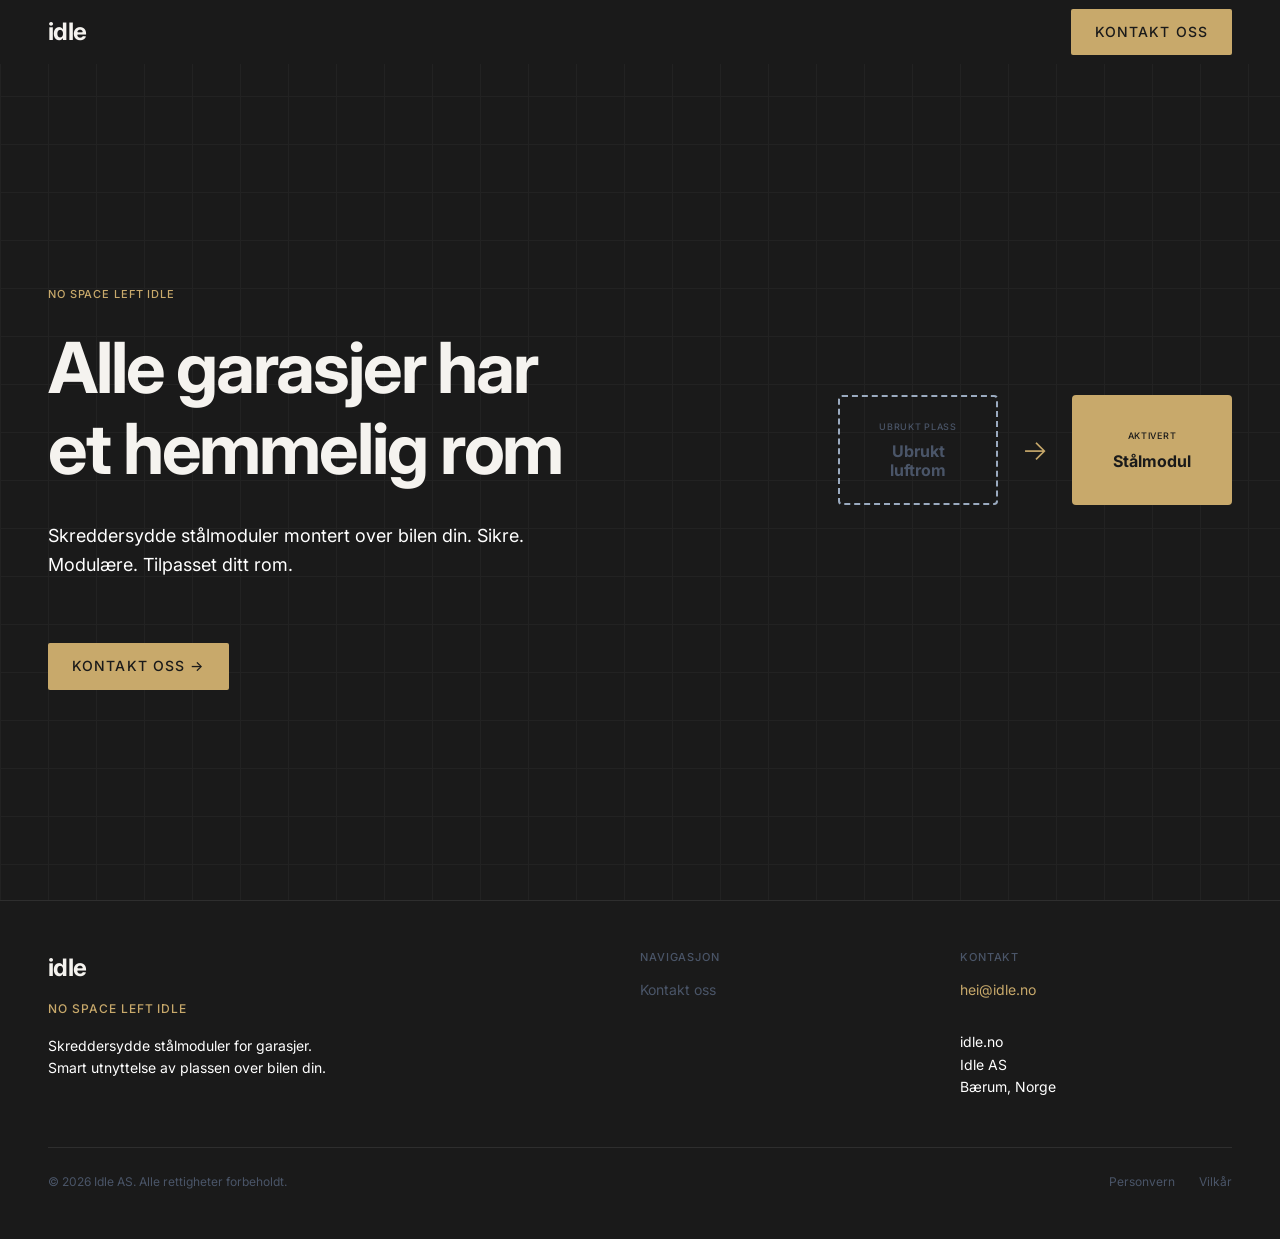
<file: index.html>
<!DOCTYPE html>
<html lang="nb">
<head>
<meta charset="UTF-8">
<meta name="viewport" content="width=device-width, initial-scale=1.0">
<title>idle — No space left idle</title>
<meta name="description" content="Skreddersydde stålmoduler montert over bilen din. Sikker, modulær oppbevaring for garasjer og fellesgarasjer i Norden.">
<link rel="icon" type="image/svg+xml" href="assets/favicon.svg">
<link rel="preconnect" href="https://fonts.googleapis.com">
<link rel="preconnect" href="https://fonts.gstatic.com" crossorigin>
<link href="https://fonts.googleapis.com/css2?family=Inter:wght@300;400;500;600;700&display=swap" rel="stylesheet">
<link href="https://api.fontshare.com/v2/css?f[]=satoshi@300,400,500,700&display=swap" rel="stylesheet">
<link rel="stylesheet" href="css/tokens.css">
<link rel="stylesheet" href="css/site.css">
</head>
<body>

<a class="skip-link" href="#innhold">Hopp til innhold</a>

<header class="nav" id="site-nav">
  <div class="nav__inner">
    <a class="nav__logo logotype" href="index.html">idle</a>

    <nav class="nav__links" aria-label="Hovednavigasjon">
      <a class="nav__cta btn-cta" href="kontakt.html">Kontakt oss</a>
    </nav>

    <button class="nav__toggle" id="nav-toggle" aria-expanded="false" aria-controls="nav-mobile" aria-label="Åpne meny">
      <span></span><span></span><span></span>
    </button>
  </div>

  <nav class="nav__mobile" id="nav-mobile" aria-label="Mobilnavigasjon">
    <a class="nav__mobile-link nav__mobile-link--cta" href="kontakt.html">Kontakt oss</a>
  </nav>
</header>

<main id="innhold">
  <section class="hero">
    <div class="hero__grid" aria-hidden="true"></div>

    <div class="hero__content">
      <p class="hero__eyebrow tagline">No space left idle</p>
      <h1 class="hero__heading">Alle garasjer har<br>et hemmelig rom</h1>
      <p class="hero__sub">Skreddersydde stålmoduler montert over bilen din. Sikre. Modulære. Tilpasset ditt rom.</p>

      <div class="hero__actions">
        <a class="btn-cta" href="kontakt.html">Kontakt oss →</a>
      </div>
    </div>

    <div class="hero__motif" aria-hidden="true">
      <div class="hero__box hero__box--idle">
        <span class="hero__box-label">Ubrukt plass</span>
        <span class="hero__box-title">Ubrukt<br>luftrom</span>
      </div>
      <span class="hero__arrow">→</span>
      <div class="hero__box hero__box--active">
        <span class="hero__box-label">Aktivert</span>
        <span class="hero__box-title">Stål&shy;modul</span>
      </div>
    </div>
  </section>
</main>

<footer class="footer">
  <div class="footer__grid">
    <div class="footer__brand">
      <a class="footer__logo logotype" href="index.html">idle</a>
      <p class="footer__tagline tagline">No space left idle</p>
      <p class="footer__desc">Skreddersydde stålmoduler for garasjer. Smart utnyttelse av plassen over bilen din.</p>
    </div>

    <div class="footer__col">
      <p class="footer__head label">Navigasjon</p>
      <a class="footer__link" href="kontakt.html">Kontakt oss</a>
    </div>

    <div class="footer__col">
      <p class="footer__head label">Kontakt</p>
      <p class="footer__desc footer__desc--narrow">
        <a class="footer__email" href="mailto:hei@idle.no">hei@idle.no</a><br>
        idle.no<br>
        Idle AS<br>Bærum, Norge
      </p>
    </div>
  </div>

  <div class="footer__bottom">
    <p class="footer__legal">© 2026 Idle AS. Alle rettigheter forbeholdt.</p>
    <div class="footer__legal-links">
      <span class="footer__legal">Personvern</span>
      <span class="footer__legal">Vilkår</span>
    </div>
  </div>
</footer>

<script src="js/site.js"></script>
</body>
</html>
</file>
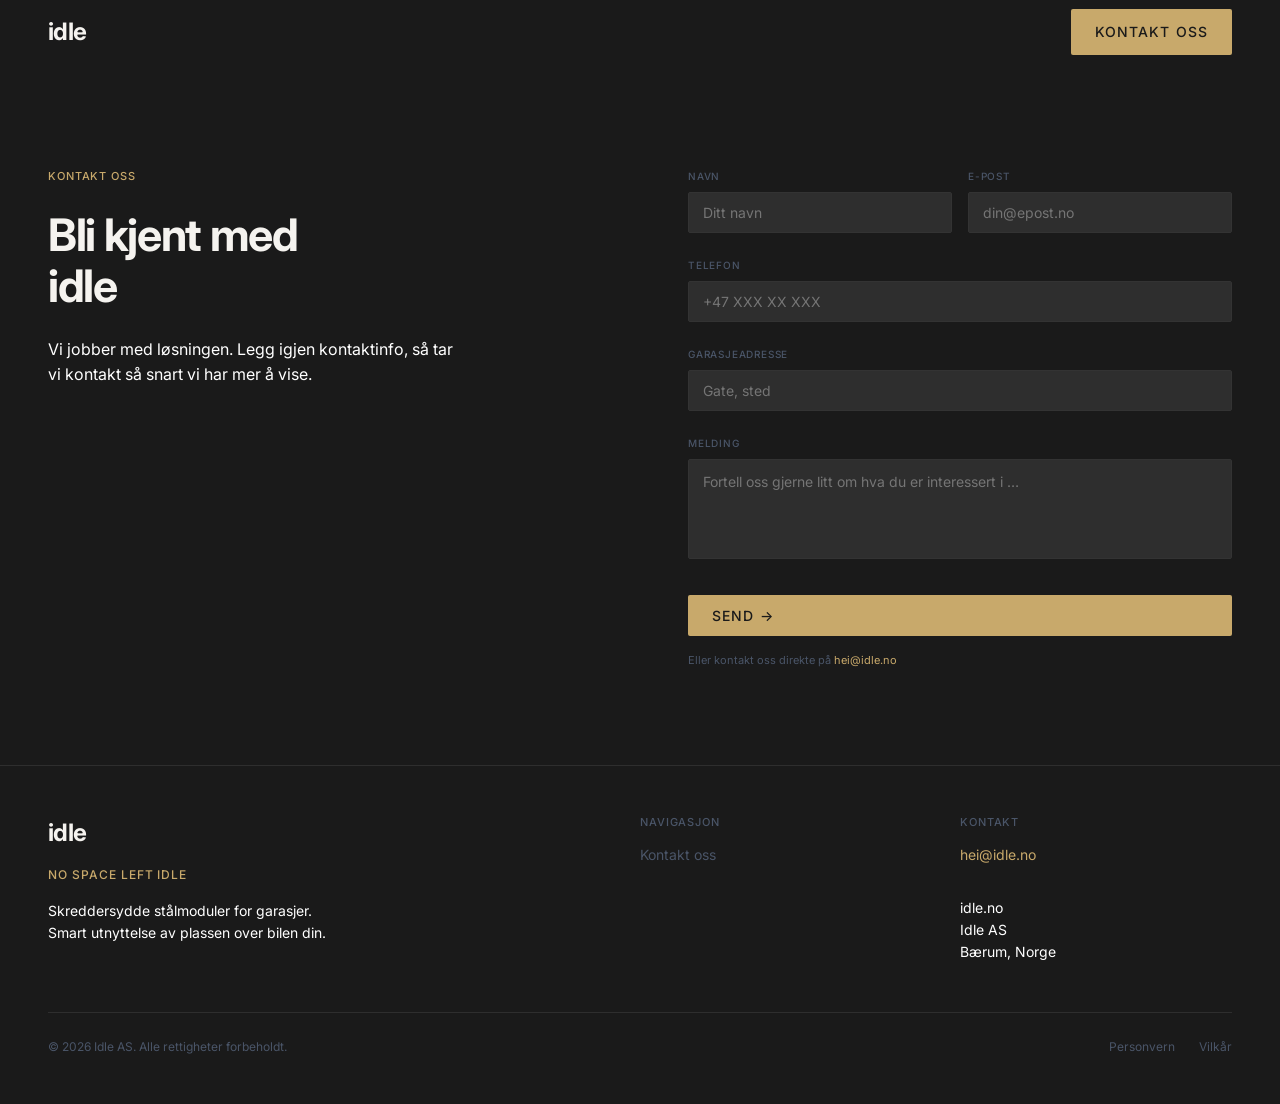
<file: kontakt.html>
<!DOCTYPE html>
<html lang="nb">
<head>
<meta charset="UTF-8">
<meta name="viewport" content="width=device-width, initial-scale=1.0">
<title>Kontakt oss — idle</title>
<meta name="description" content="Ta kontakt med idle — vi tar kontakt så snart vi har mer å vise.">
<link rel="icon" type="image/svg+xml" href="assets/favicon.svg">
<link rel="preconnect" href="https://fonts.googleapis.com">
<link rel="preconnect" href="https://fonts.gstatic.com" crossorigin>
<link href="https://fonts.googleapis.com/css2?family=Inter:wght@300;400;500;600;700&display=swap" rel="stylesheet">
<link href="https://api.fontshare.com/v2/css?f[]=satoshi@300,400,500,700&display=swap" rel="stylesheet">
<link rel="stylesheet" href="css/tokens.css">
<link rel="stylesheet" href="css/site.css">
</head>
<body>

<a class="skip-link" href="#innhold">Hopp til innhold</a>

<header class="nav" id="site-nav">
  <div class="nav__inner">
    <a class="nav__logo logotype" href="index.html">idle</a>

    <nav class="nav__links" aria-label="Hovednavigasjon">
      <a class="nav__cta btn-cta" href="kontakt.html">Kontakt oss</a>
    </nav>

    <button class="nav__toggle" id="nav-toggle" aria-expanded="false" aria-controls="nav-mobile" aria-label="Åpne meny">
      <span></span><span></span><span></span>
    </button>
  </div>

  <nav class="nav__mobile" id="nav-mobile" aria-label="Mobilnavigasjon">
    <a class="nav__mobile-link nav__mobile-link--cta" href="kontakt.html">Kontakt oss</a>
  </nav>
</header>

<main id="innhold">
  <section class="contact">
    <div class="contact__grid">

      <div>
        <p class="contact__eyebrow tagline">Kontakt oss</p>
        <h1 class="contact__heading">Bli kjent med<br>idle</h1>
        <p class="contact__lead">Vi jobber med løsningen. Legg igjen kontaktinfo, så tar vi kontakt så snart vi har mer å vise.</p>
      </div>

      <div>
        <form class="contact__form" id="contact-form" novalidate>
          <input type="hidden" name="_subject" value="Ny henvendelse fra idle.no">
          <input type="hidden" name="_template" value="table">
          <input type="hidden" name="_captcha" value="false">
          <input type="text" name="_honey" tabindex="-1" autocomplete="off" aria-hidden="true" style="position:absolute;left:-9999px" value="">
          <div class="form-row">
            <div class="form-field">
              <label class="form-label" for="f-name">Navn</label>
              <input class="form-input" type="text" id="f-name" name="name" placeholder="Ditt navn" required>
            </div>
            <div class="form-field">
              <label class="form-label" for="f-email">E-post</label>
              <input class="form-input" type="email" id="f-email" name="email" placeholder="din@epost.no" required>
            </div>
          </div>

          <div class="form-field">
            <label class="form-label" for="f-phone">Telefon</label>
            <input class="form-input" type="tel" id="f-phone" name="phone" placeholder="+47 XXX XX XXX">
          </div>

          <div class="form-field">
            <label class="form-label" for="f-address">Garasjeadresse</label>
            <input class="form-input" type="text" id="f-address" name="address" placeholder="Gate, sted">
          </div>

          <div class="form-field">
            <label class="form-label" for="f-message">Melding</label>
            <textarea class="form-textarea" id="f-message" name="message" placeholder="Fortell oss gjerne litt om hva du er interessert i …"></textarea>
          </div>

          <button class="btn-cta form-submit" type="submit">Send →</button>

          <p class="form-note">Eller kontakt oss direkte på <a href="mailto:hei@idle.no">hei@idle.no</a></p>
        </form>

        <div class="form-success" id="form-success">
          <p class="form-success__eyebrow tagline">Melding mottatt</p>
          <h2 class="form-success__heading">No space left idle</h2>
          <p class="form-success__lead">Vi har mottatt henvendelsen din og tar kontakt så snart vi har mer å vise.</p>
          <a class="btn-cta" href="index.html">Tilbake til forsiden</a>
        </div>
      </div>

    </div>
  </section>
</main>

<footer class="footer">
  <div class="footer__grid">
    <div class="footer__brand">
      <a class="footer__logo logotype" href="index.html">idle</a>
      <p class="footer__tagline tagline">No space left idle</p>
      <p class="footer__desc">Skreddersydde stålmoduler for garasjer. Smart utnyttelse av plassen over bilen din.</p>
    </div>

    <div class="footer__col">
      <p class="footer__head label">Navigasjon</p>
      <a class="footer__link" href="kontakt.html">Kontakt oss</a>
    </div>

    <div class="footer__col">
      <p class="footer__head label">Kontakt</p>
      <p class="footer__desc footer__desc--narrow">
        <a class="footer__email" href="mailto:hei@idle.no">hei@idle.no</a><br>
        idle.no<br>
        Idle AS<br>Bærum, Norge
      </p>
    </div>
  </div>

  <div class="footer__bottom">
    <p class="footer__legal">© 2026 Idle AS. Alle rettigheter forbeholdt.</p>
    <div class="footer__legal-links">
      <span class="footer__legal">Personvern</span>
      <span class="footer__legal">Vilkår</span>
    </div>
  </div>
</footer>

<script src="js/site.js"></script>
</body>
</html>
</file>
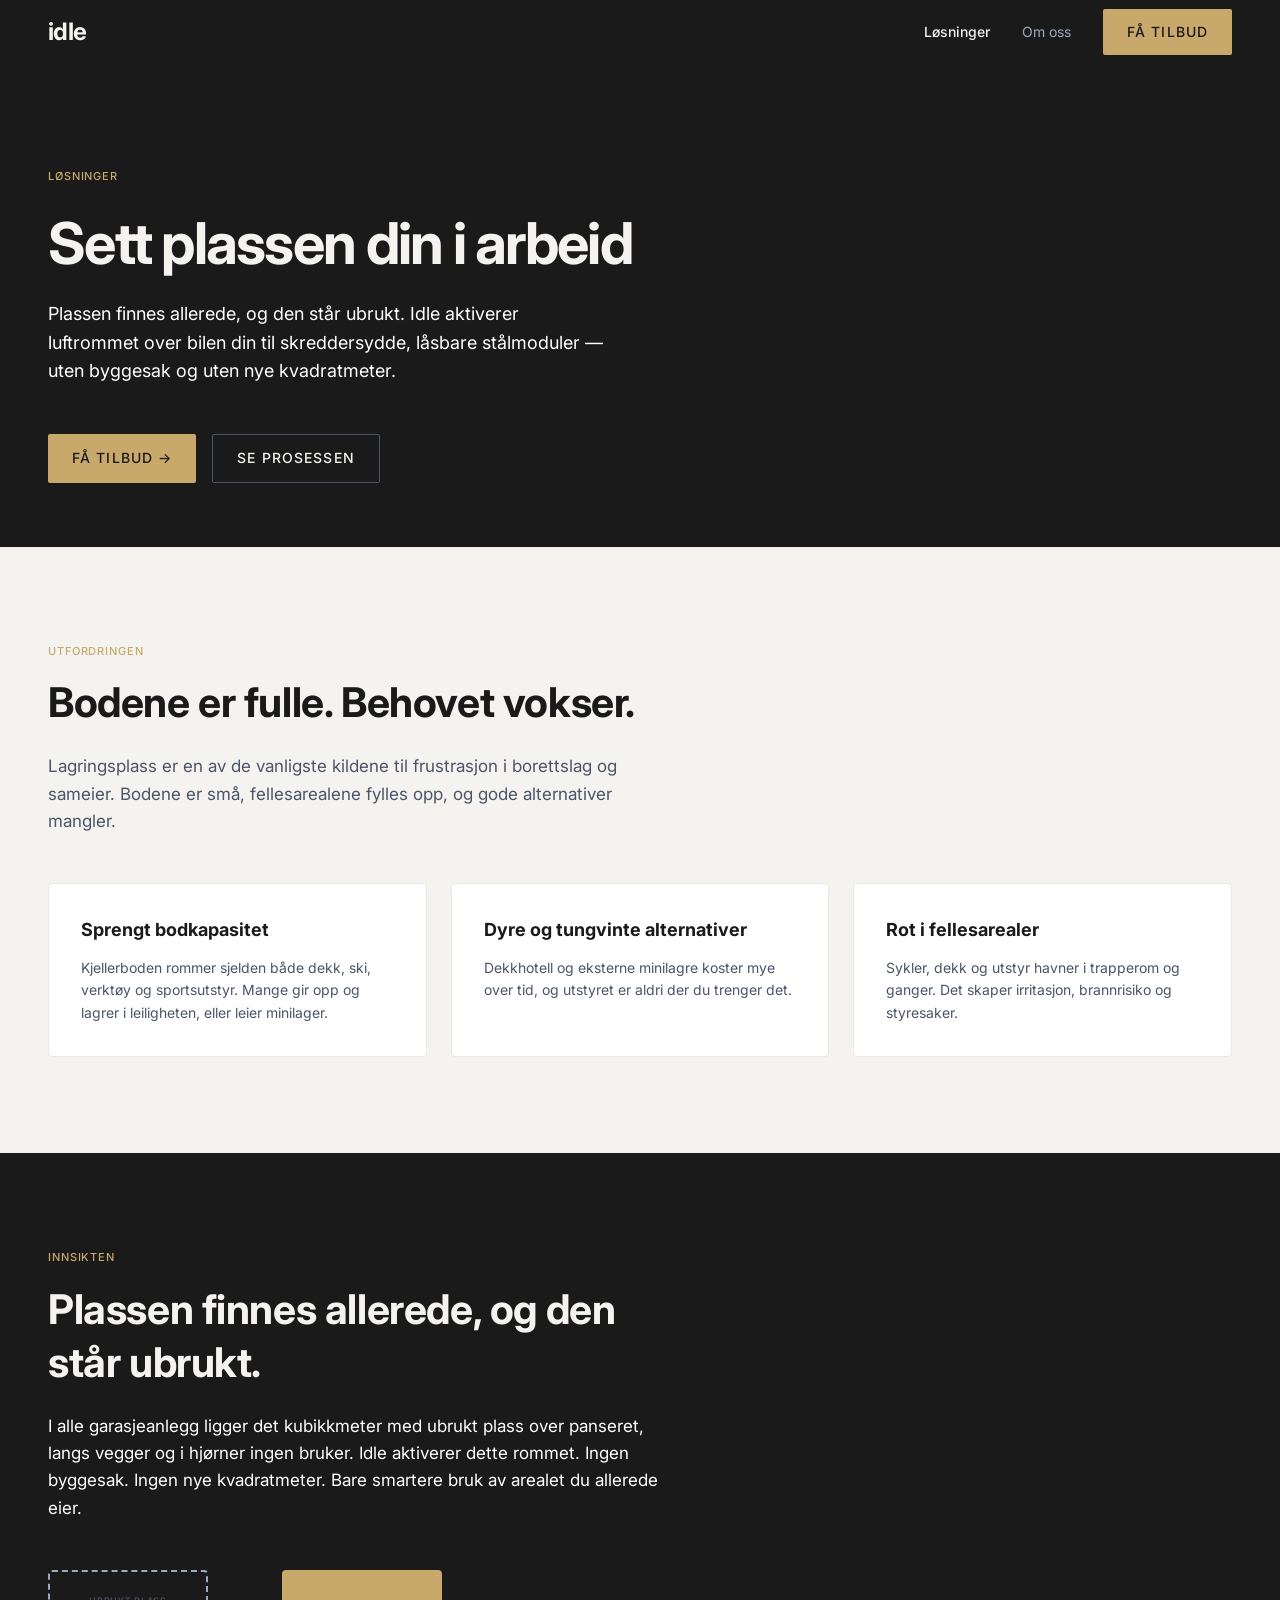
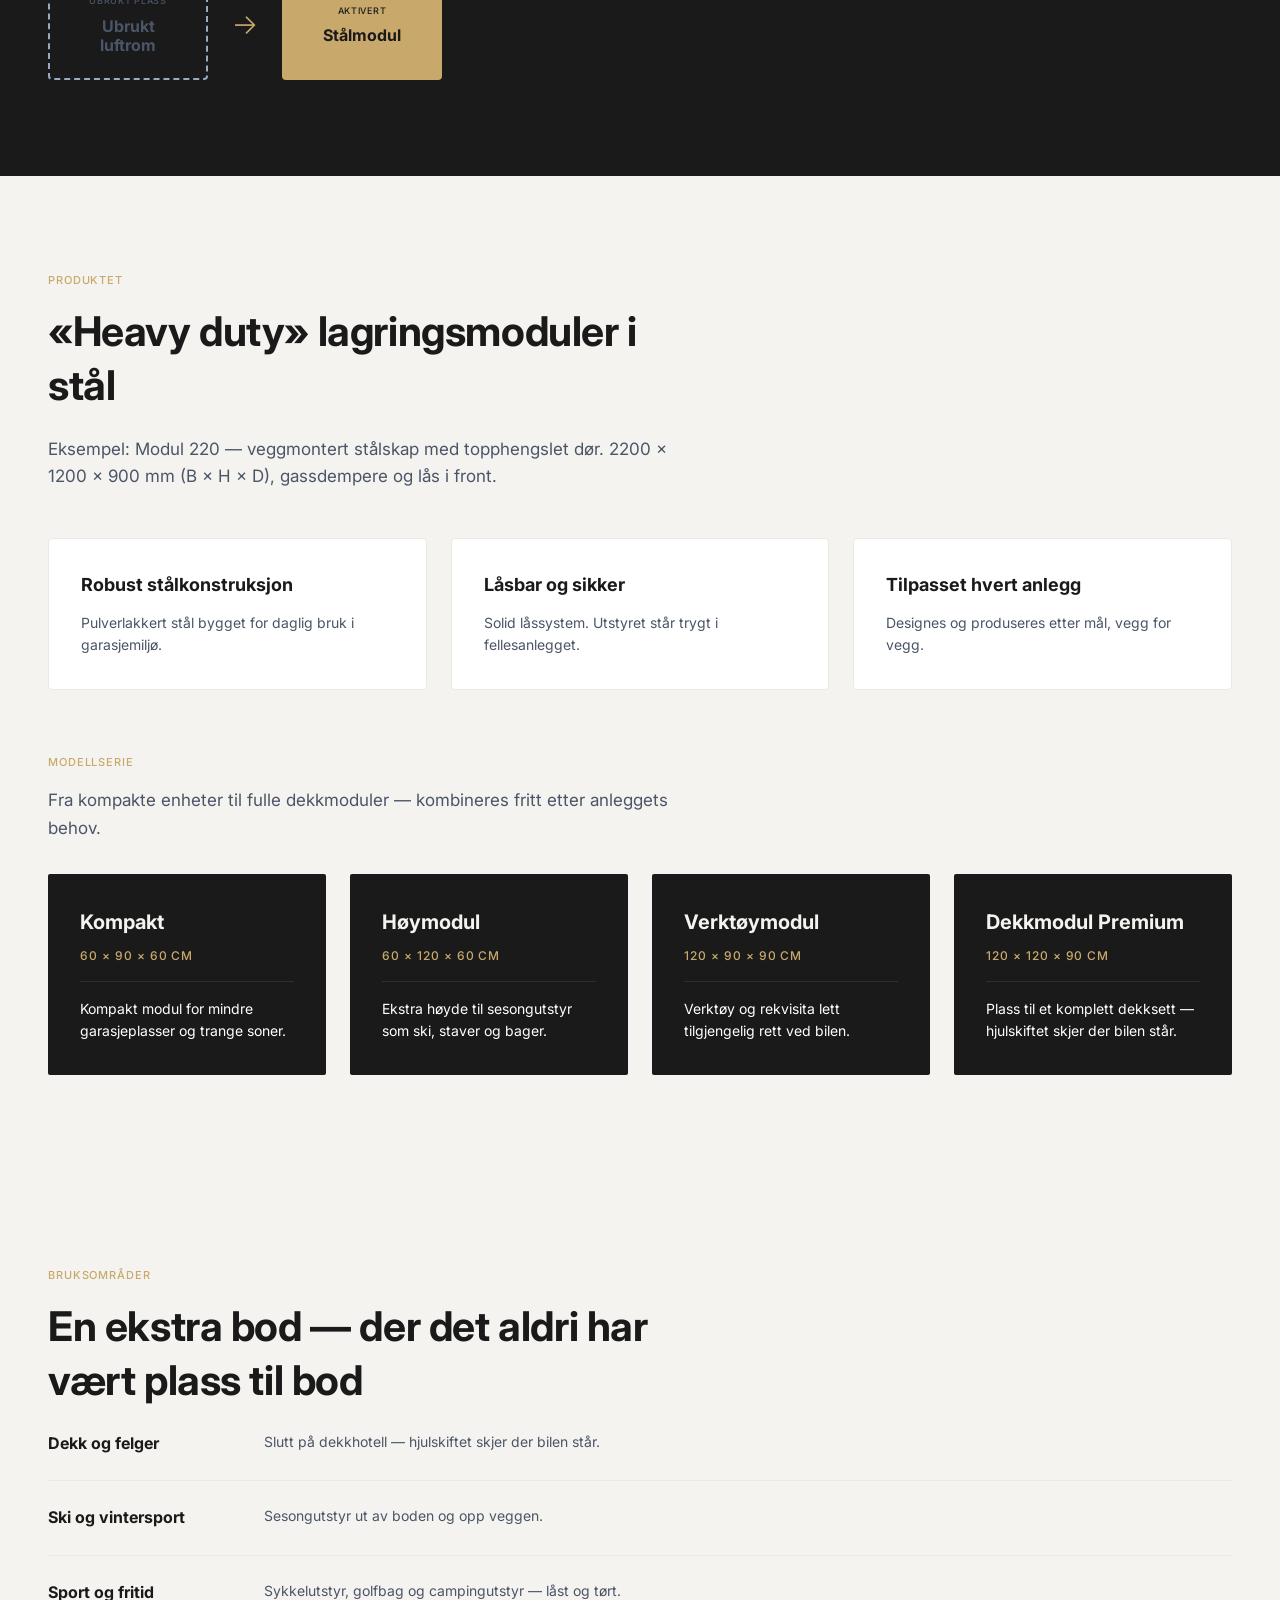
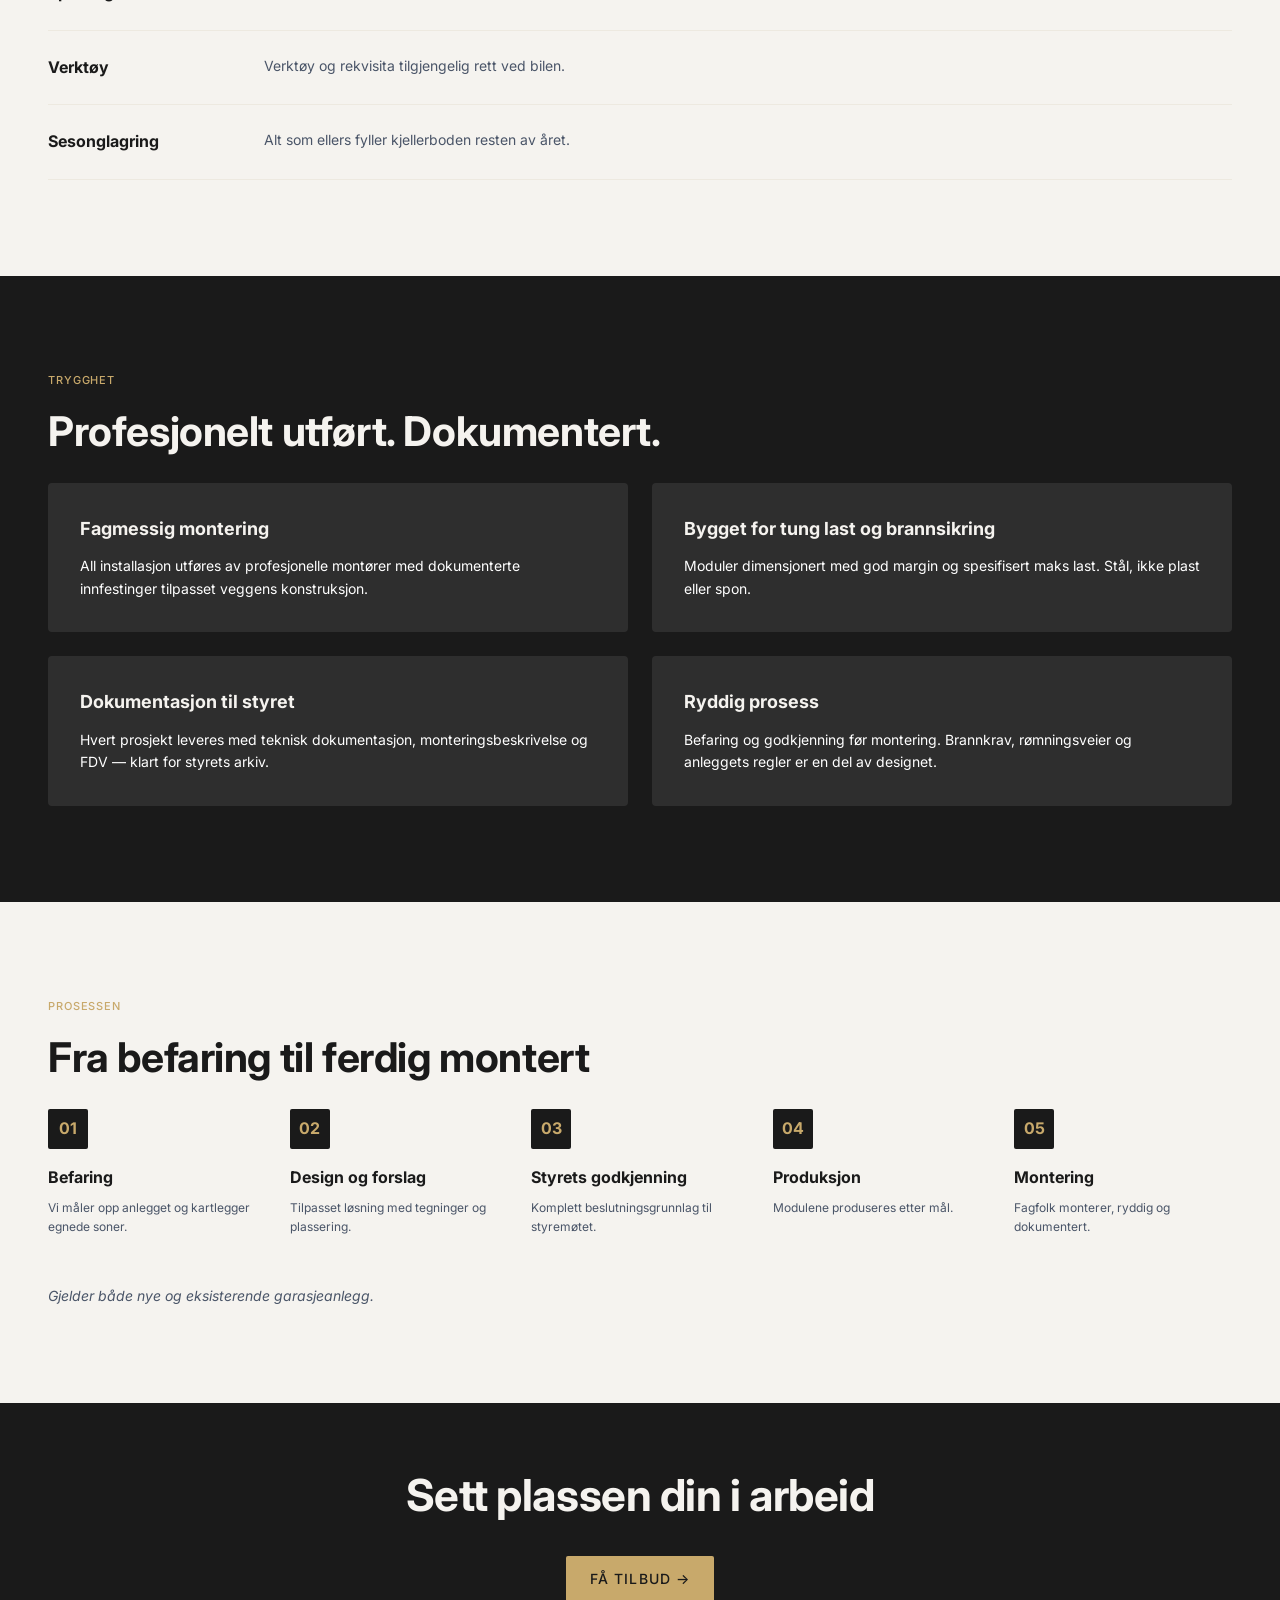
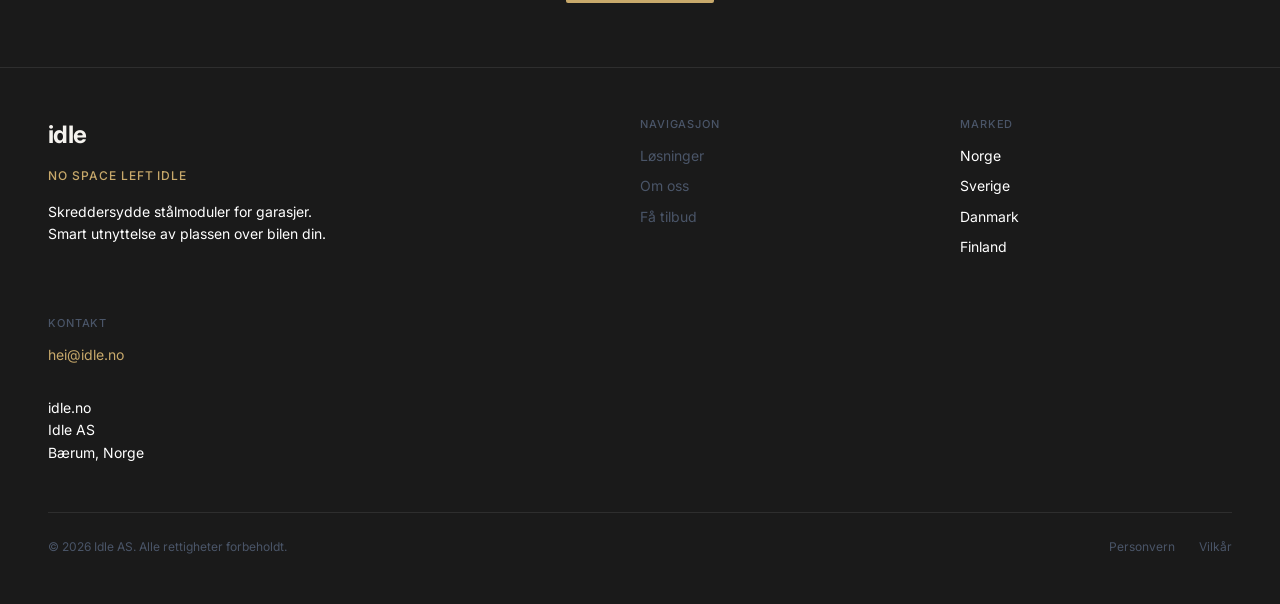
<file: losninger.html>
<!DOCTYPE html>
<html lang="nb">
<head>
<meta charset="UTF-8">
<meta name="viewport" content="width=device-width, initial-scale=1.0">
<title>Løsninger — idle</title>
<meta name="description" content="Skreddersydde stålmoduler som aktiverer det ubrukte luftrommet over bilen din. Se produktet, bruksområdene og prosessen fra befaring til montering.">
<meta name="robots" content="noindex, nofollow">
<link rel="icon" type="image/svg+xml" href="assets/favicon.svg">
<link rel="preconnect" href="https://fonts.googleapis.com">
<link rel="preconnect" href="https://fonts.gstatic.com" crossorigin>
<link href="https://fonts.googleapis.com/css2?family=Inter:wght@300;400;500;600;700&display=swap" rel="stylesheet">
<link href="https://api.fontshare.com/v2/css?f[]=satoshi@300,400,500,700&display=swap" rel="stylesheet">
<link rel="stylesheet" href="css/tokens.css">
<link rel="stylesheet" href="css/site.css">
</head>
<body>

<a class="skip-link" href="#innhold">Hopp til innhold</a>

<header class="nav" id="site-nav">
  <div class="nav__inner">
    <a class="nav__logo logotype" href="index.html">idle</a>

    <nav class="nav__links" aria-label="Hovednavigasjon">
      <a class="nav__link nav__link--active" href="losninger.html">Løsninger</a>
      <a class="nav__link" href="om-oss.html">Om oss</a>
      <a class="nav__cta btn-cta" href="kontakt.html">Få tilbud</a>
    </nav>

    <button class="nav__toggle" id="nav-toggle" aria-expanded="false" aria-controls="nav-mobile" aria-label="Åpne meny">
      <span></span><span></span><span></span>
    </button>
  </div>

  <nav class="nav__mobile" id="nav-mobile" aria-label="Mobilnavigasjon">
    <a class="nav__mobile-link" href="losninger.html">Løsninger</a>
    <a class="nav__mobile-link" href="om-oss.html">Om oss</a>
    <a class="nav__mobile-link nav__mobile-link--cta" href="kontakt.html">Få tilbud</a>
  </nav>
</header>

<main id="innhold">

  <header class="page-header">
    <p class="page-header__eyebrow tagline">Løsninger</p>
    <h1 class="page-header__heading">Sett plassen din i arbeid</h1>
    <p class="page-header__lead">Plassen finnes allerede, og den står ubrukt. Idle aktiverer luftrommet over bilen din til skreddersydde, låsbare stålmoduler — uten byggesak og uten nye kvadratmeter.</p>
    <div class="page-header__actions">
      <a class="btn-cta" href="kontakt.html">Få tilbud →</a>
      <a class="btn-ghost" href="#prosess">Se prosessen</a>
    </div>
  </header>

  <!-- UTFORDRINGEN -->
  <section class="section section--light">
    <div class="section__inner">
      <p class="section__eyebrow tagline">Utfordringen</p>
      <h2 class="section__heading">Bodene er fulle. Behovet vokser.</h2>
      <p class="section__lead">Lagringsplass er en av de vanligste kildene til frustrasjon i borettslag og sameier. Bodene er små, fellesarealene fylles opp, og gode alternativer mangler.</p>

      <div class="card-grid">
        <div class="card card--on-light">
          <p class="card__title">Sprengt bodkapasitet</p>
          <p class="card__desc">Kjellerboden rommer sjelden både dekk, ski, verktøy og sportsutstyr. Mange gir opp og lagrer i leiligheten, eller leier minilager.</p>
        </div>
        <div class="card card--on-light">
          <p class="card__title">Dyre og tungvinte alternativer</p>
          <p class="card__desc">Dekkhotell og eksterne minilagre koster mye over tid, og utstyret er aldri der du trenger det.</p>
        </div>
        <div class="card card--on-light">
          <p class="card__title">Rot i fellesarealer</p>
          <p class="card__desc">Sykler, dekk og utstyr havner i trapperom og ganger. Det skaper irritasjon, brannrisiko og styresaker.</p>
        </div>
      </div>
    </div>
  </section>

  <!-- INNSIKTEN -->
  <section class="section section--dark">
    <div class="section__inner">
      <p class="section__eyebrow tagline">Innsikten</p>
      <h2 class="section__heading">Plassen finnes allerede, og den står ubrukt.</h2>
      <p class="section__lead">I alle garasjeanlegg ligger det kubikkmeter med ubrukt plass over panseret, langs vegger og i hjørner ingen bruker. Idle aktiverer dette rommet. Ingen byggesak. Ingen nye kvadratmeter. Bare smartere bruk av arealet du allerede eier.</p>

      <div class="motif-compare" aria-hidden="true">
        <div class="hero__box hero__box--idle">
          <span class="hero__box-label">Ubrukt plass</span>
          <span class="hero__box-title">Ubrukt<br>luftrom</span>
        </div>
        <span class="hero__arrow">→</span>
        <div class="hero__box hero__box--active">
          <span class="hero__box-label">Aktivert</span>
          <span class="hero__box-title">Stål&shy;modul</span>
        </div>
      </div>
    </div>
  </section>

  <!-- PRODUKTET -->
  <section class="section section--light">
    <div class="section__inner">
      <p class="section__eyebrow tagline">Produktet</p>
      <h2 class="section__heading">«Heavy duty» lagringsmoduler i stål</h2>
      <p class="section__lead">Eksempel: Modul 220 — veggmontert stålskap med topphengslet dør. 2200 × 1200 × 900 mm (B × H × D), gassdempere og lås i front.</p>

      <div class="card-grid" style="margin-bottom: var(--space-8);">
        <div class="card card--on-light">
          <p class="card__title">Robust stålkonstruksjon</p>
          <p class="card__desc">Pulverlakkert stål bygget for daglig bruk i garasjemiljø.</p>
        </div>
        <div class="card card--on-light">
          <p class="card__title">Låsbar og sikker</p>
          <p class="card__desc">Solid låssystem. Utstyret står trygt i fellesanlegget.</p>
        </div>
        <div class="card card--on-light">
          <p class="card__title">Tilpasset hvert anlegg</p>
          <p class="card__desc">Designes og produseres etter mål, vegg for vegg.</p>
        </div>
      </div>

      <p class="section__eyebrow tagline" style="margin-top: var(--space-8);">Modellserie</p>
      <p class="section__lead" style="margin-bottom: var(--space-6);">Fra kompakte enheter til fulle dekkmoduler — kombineres fritt etter anleggets behov.</p>

      <div class="card-grid card-grid--4">
        <div class="model-card">
          <p class="model-card__name">Kompakt</p>
          <p class="model-card__dims">60 × 90 × 60 cm</p>
          <p class="model-card__desc">Kompakt modul for mindre garasjeplasser og trange soner.</p>
        </div>
        <div class="model-card">
          <p class="model-card__name">Høymodul</p>
          <p class="model-card__dims">60 × 120 × 60 cm</p>
          <p class="model-card__desc">Ekstra høyde til sesongutstyr som ski, staver og bager.</p>
        </div>
        <div class="model-card">
          <p class="model-card__name">Verktøymodul</p>
          <p class="model-card__dims">120 × 90 × 90 cm</p>
          <p class="model-card__desc">Verktøy og rekvisita lett tilgjengelig rett ved bilen.</p>
        </div>
        <div class="model-card">
          <p class="model-card__name">Dekkmodul Premium</p>
          <p class="model-card__dims">120 × 120 × 90 cm</p>
          <p class="model-card__desc">Plass til et komplett dekksett — hjulskiftet skjer der bilen står.</p>
        </div>
      </div>
    </div>
  </section>

  <!-- BRUKSOMRÅDER -->
  <section class="section section--light">
    <div class="section__inner">
      <p class="section__eyebrow tagline">Bruksområder</p>
      <h2 class="section__heading">En ekstra bod — der det aldri har vært plass til bod</h2>

      <div class="feature-list">
        <div class="feature-list__item">
          <span class="feature-list__label">Dekk og felger</span>
          <span class="feature-list__desc">Slutt på dekkhotell — hjulskiftet skjer der bilen står.</span>
        </div>
        <div class="feature-list__item">
          <span class="feature-list__label">Ski og vintersport</span>
          <span class="feature-list__desc">Sesongutstyr ut av boden og opp veggen.</span>
        </div>
        <div class="feature-list__item">
          <span class="feature-list__label">Sport og fritid</span>
          <span class="feature-list__desc">Sykkelutstyr, golfbag og campingutstyr — låst og tørt.</span>
        </div>
        <div class="feature-list__item">
          <span class="feature-list__label">Verktøy</span>
          <span class="feature-list__desc">Verktøy og rekvisita tilgjengelig rett ved bilen.</span>
        </div>
        <div class="feature-list__item">
          <span class="feature-list__label">Sesonglagring</span>
          <span class="feature-list__desc">Alt som ellers fyller kjellerboden resten av året.</span>
        </div>
      </div>
    </div>
  </section>

  <!-- TRYGGHET -->
  <section class="section section--dark">
    <div class="section__inner">
      <p class="section__eyebrow tagline">Trygghet</p>
      <h2 class="section__heading">Profesjonelt utført. Dokumentert.</h2>

      <div class="card-grid card-grid--2">
        <div class="card card--on-dark">
          <p class="card__title">Fagmessig montering</p>
          <p class="card__desc">All installasjon utføres av profesjonelle montører med dokumenterte innfestinger tilpasset veggens konstruksjon.</p>
        </div>
        <div class="card card--on-dark">
          <p class="card__title">Bygget for tung last og brannsikring</p>
          <p class="card__desc">Moduler dimensjonert med god margin og spesifisert maks last. Stål, ikke plast eller spon.</p>
        </div>
        <div class="card card--on-dark">
          <p class="card__title">Dokumentasjon til styret</p>
          <p class="card__desc">Hvert prosjekt leveres med teknisk dokumentasjon, monteringsbeskrivelse og FDV — klart for styrets arkiv.</p>
        </div>
        <div class="card card--on-dark">
          <p class="card__title">Ryddig prosess</p>
          <p class="card__desc">Befaring og godkjenning før montering. Brannkrav, rømningsveier og anleggets regler er en del av designet.</p>
        </div>
      </div>
    </div>
  </section>

  <!-- PROSESSEN -->
  <section class="section section--light" id="prosess">
    <div class="section__inner">
      <p class="section__eyebrow tagline">Prosessen</p>
      <h2 class="section__heading">Fra befaring til ferdig montert</h2>

      <div class="process">
        <div class="process__step">
          <div class="process__num">01</div>
          <p class="process__title">Befaring</p>
          <p class="process__desc">Vi måler opp anlegget og kartlegger egnede soner.</p>
        </div>
        <div class="process__step">
          <div class="process__num">02</div>
          <p class="process__title">Design og forslag</p>
          <p class="process__desc">Tilpasset løsning med tegninger og plassering.</p>
        </div>
        <div class="process__step">
          <div class="process__num">03</div>
          <p class="process__title">Styrets godkjenning</p>
          <p class="process__desc">Komplett beslutningsgrunnlag til styremøtet.</p>
        </div>
        <div class="process__step">
          <div class="process__num">04</div>
          <p class="process__title">Produksjon</p>
          <p class="process__desc">Modulene produseres etter mål.</p>
        </div>
        <div class="process__step">
          <div class="process__num">05</div>
          <p class="process__title">Montering</p>
          <p class="process__desc">Fagfolk monterer, ryddig og dokumentert.</p>
        </div>
      </div>

      <p class="process__note">Gjelder både nye og eksisterende garasjeanlegg.</p>
    </div>
  </section>

  <section class="cta-band">
    <h2 class="cta-band__heading">Sett plassen din i arbeid</h2>
    <div class="cta-band__actions">
      <a class="btn-cta" href="kontakt.html">Få tilbud →</a>
    </div>
  </section>

</main>

<footer class="footer">
  <div class="footer__grid">
    <div class="footer__brand">
      <a class="footer__logo logotype" href="index.html">idle</a>
      <p class="footer__tagline tagline">No space left idle</p>
      <p class="footer__desc">Skreddersydde stålmoduler for garasjer. Smart utnyttelse av plassen over bilen din.</p>
    </div>

    <div class="footer__col">
      <p class="footer__head label">Navigasjon</p>
      <a class="footer__link" href="losninger.html">Løsninger</a>
      <a class="footer__link" href="om-oss.html">Om oss</a>
      <a class="footer__link" href="kontakt.html">Få tilbud</a>
    </div>

    <div class="footer__col">
      <p class="footer__head label">Marked</p>
      <p class="footer__static">Norge</p>
      <p class="footer__static">Sverige</p>
      <p class="footer__static">Danmark</p>
      <p class="footer__static">Finland</p>
    </div>

    <div class="footer__col">
      <p class="footer__head label">Kontakt</p>
      <p class="footer__desc footer__desc--narrow">
        <a class="footer__email" href="mailto:hei@idle.no">hei@idle.no</a><br>
        idle.no<br>
        Idle AS<br>Bærum, Norge
      </p>
    </div>
  </div>

  <div class="footer__bottom">
    <p class="footer__legal">© 2026 Idle AS. Alle rettigheter forbeholdt.</p>
    <div class="footer__legal-links">
      <span class="footer__legal">Personvern</span>
      <span class="footer__legal">Vilkår</span>
    </div>
  </div>
</footer>

<script src="js/site.js"></script>
</body>
</html>
</file>
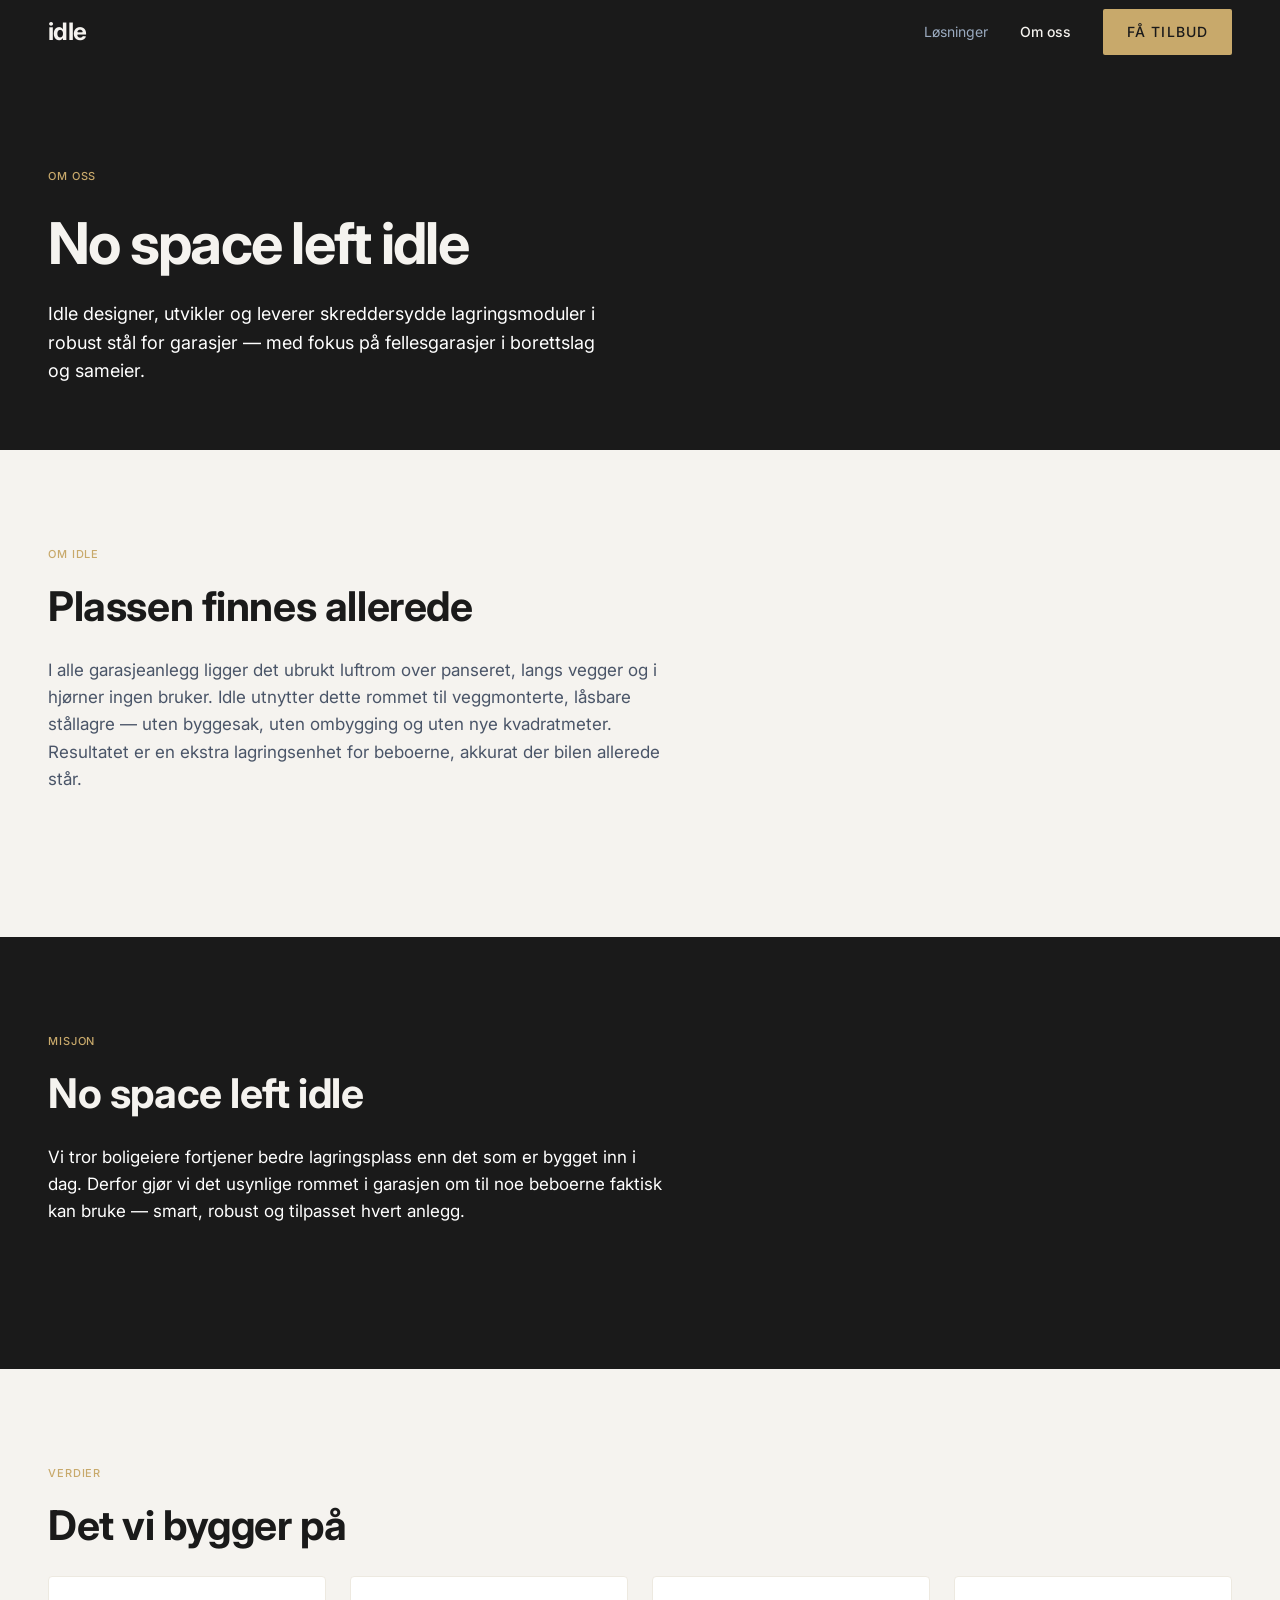
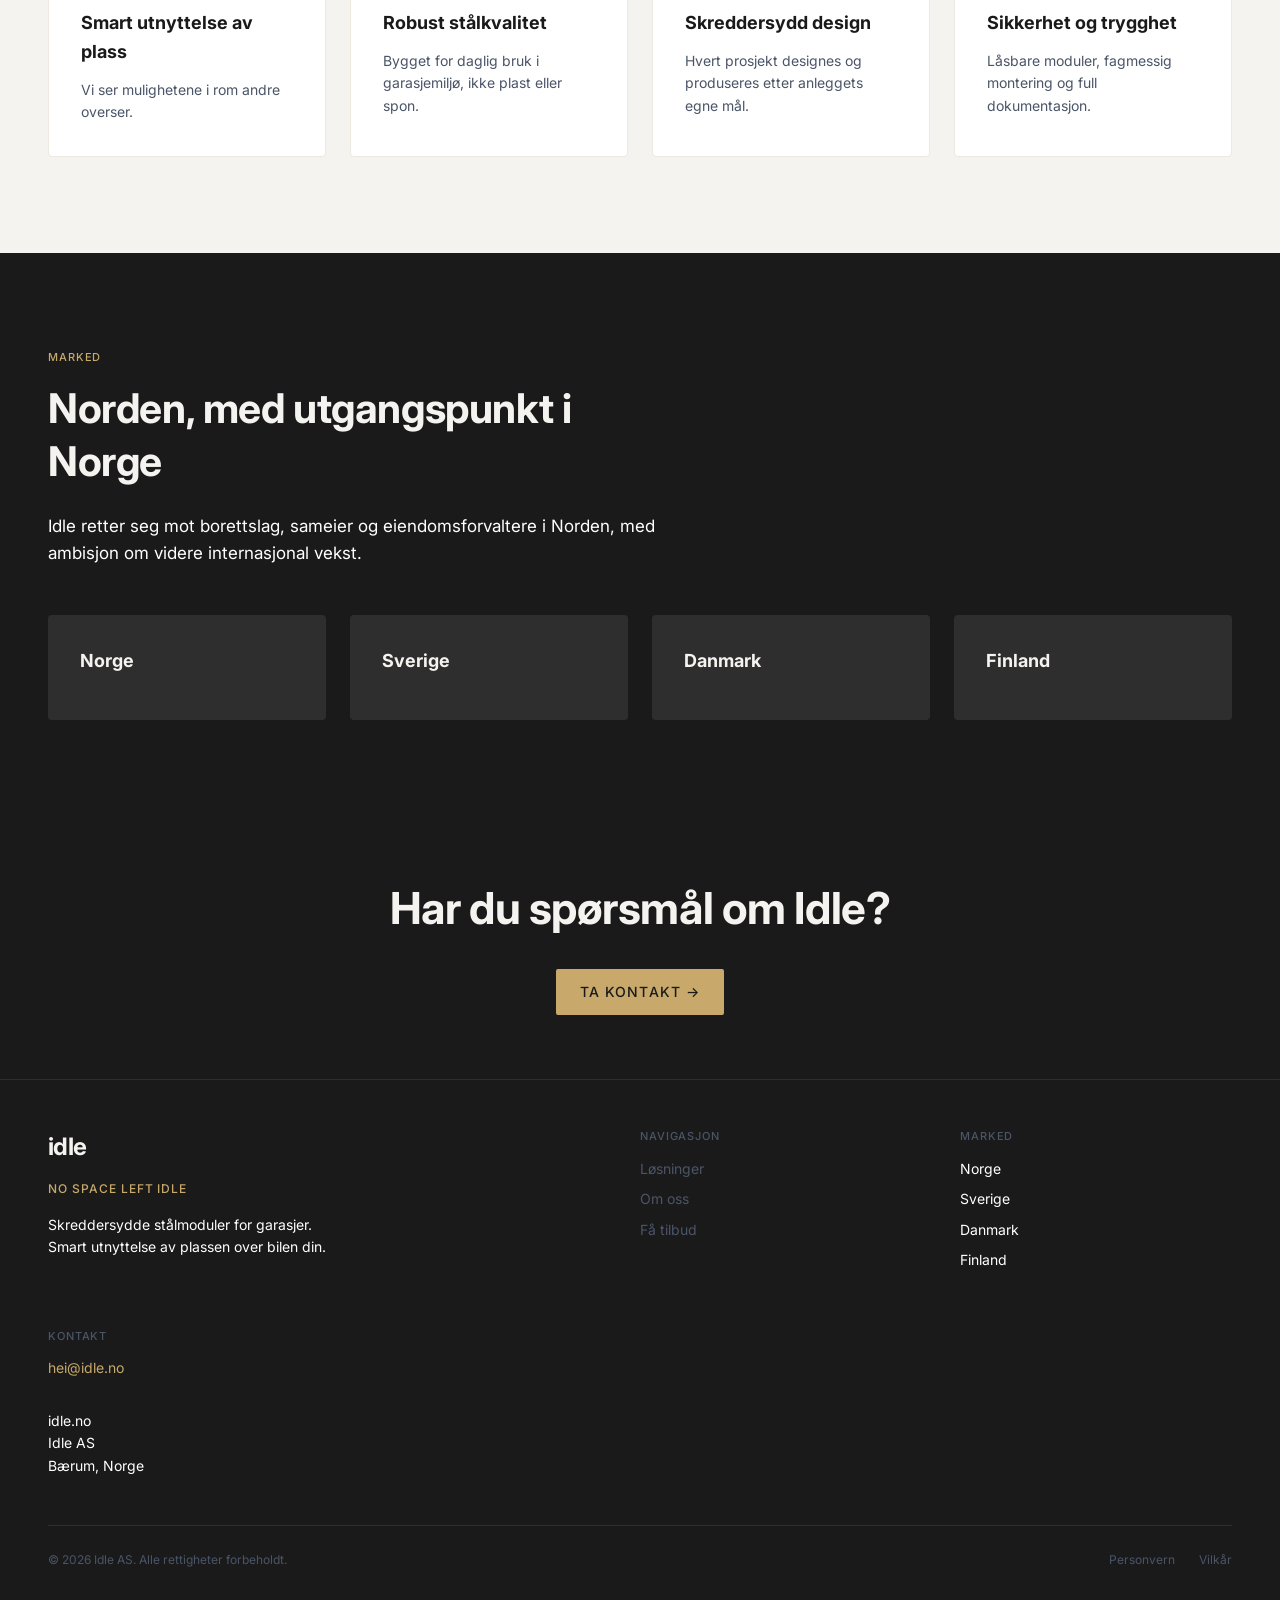
<file: om-oss.html>
<!DOCTYPE html>
<html lang="nb">
<head>
<meta charset="UTF-8">
<meta name="viewport" content="width=device-width, initial-scale=1.0">
<title>Om oss — idle</title>
<meta name="description" content="Idle AS designer, utvikler og leverer skreddersydde lagringsmoduler i stål for garasjer i Norden. Les om selskapet, verdiene og markedet vårt.">
<meta name="robots" content="noindex, nofollow">
<link rel="icon" type="image/svg+xml" href="assets/favicon.svg">
<link rel="preconnect" href="https://fonts.googleapis.com">
<link rel="preconnect" href="https://fonts.gstatic.com" crossorigin>
<link href="https://fonts.googleapis.com/css2?family=Inter:wght@300;400;500;600;700&display=swap" rel="stylesheet">
<link href="https://api.fontshare.com/v2/css?f[]=satoshi@300,400,500,700&display=swap" rel="stylesheet">
<link rel="stylesheet" href="css/tokens.css">
<link rel="stylesheet" href="css/site.css">
</head>
<body>

<a class="skip-link" href="#innhold">Hopp til innhold</a>

<header class="nav" id="site-nav">
  <div class="nav__inner">
    <a class="nav__logo logotype" href="index.html">idle</a>

    <nav class="nav__links" aria-label="Hovednavigasjon">
      <a class="nav__link" href="losninger.html">Løsninger</a>
      <a class="nav__link nav__link--active" href="om-oss.html">Om oss</a>
      <a class="nav__cta btn-cta" href="kontakt.html">Få tilbud</a>
    </nav>

    <button class="nav__toggle" id="nav-toggle" aria-expanded="false" aria-controls="nav-mobile" aria-label="Åpne meny">
      <span></span><span></span><span></span>
    </button>
  </div>

  <nav class="nav__mobile" id="nav-mobile" aria-label="Mobilnavigasjon">
    <a class="nav__mobile-link" href="losninger.html">Løsninger</a>
    <a class="nav__mobile-link" href="om-oss.html">Om oss</a>
    <a class="nav__mobile-link nav__mobile-link--cta" href="kontakt.html">Få tilbud</a>
  </nav>
</header>

<main id="innhold">

  <header class="page-header">
    <p class="page-header__eyebrow tagline">Om oss</p>
    <h1 class="page-header__heading">No space left idle</h1>
    <p class="page-header__lead">Idle designer, utvikler og leverer skreddersydde lagringsmoduler i robust stål for garasjer — med fokus på fellesgarasjer i borettslag og sameier.</p>
  </header>

  <!-- OM IDLE -->
  <section class="section section--light">
    <div class="section__inner">
      <p class="section__eyebrow tagline">Om Idle</p>
      <h2 class="section__heading">Plassen finnes allerede</h2>
      <p class="section__lead">I alle garasjeanlegg ligger det ubrukt luftrom over panseret, langs vegger og i hjørner ingen bruker. Idle utnytter dette rommet til veggmonterte, låsbare stållagre — uten byggesak, uten ombygging og uten nye kvadratmeter. Resultatet er en ekstra lagringsenhet for beboerne, akkurat der bilen allerede står.</p>
    </div>
  </section>

  <!-- MISJON -->
  <section class="section section--dark">
    <div class="section__inner">
      <p class="section__eyebrow tagline">Misjon</p>
      <h2 class="section__heading">No space left idle</h2>
      <p class="section__lead">Vi tror boligeiere fortjener bedre lagringsplass enn det som er bygget inn i dag. Derfor gjør vi det usynlige rommet i garasjen om til noe beboerne faktisk kan bruke — smart, robust og tilpasset hvert anlegg.</p>
    </div>
  </section>

  <!-- VERDIER -->
  <section class="section section--light">
    <div class="section__inner">
      <p class="section__eyebrow tagline">Verdier</p>
      <h2 class="section__heading">Det vi bygger på</h2>

      <div class="card-grid card-grid--4">
        <div class="card card--on-light">
          <p class="card__title">Smart utnyttelse av plass</p>
          <p class="card__desc">Vi ser mulighetene i rom andre overser.</p>
        </div>
        <div class="card card--on-light">
          <p class="card__title">Robust stålkvalitet</p>
          <p class="card__desc">Bygget for daglig bruk i garasjemiljø, ikke plast eller spon.</p>
        </div>
        <div class="card card--on-light">
          <p class="card__title">Skreddersydd design</p>
          <p class="card__desc">Hvert prosjekt designes og produseres etter anleggets egne mål.</p>
        </div>
        <div class="card card--on-light">
          <p class="card__title">Sikkerhet og trygghet</p>
          <p class="card__desc">Låsbare moduler, fagmessig montering og full dokumentasjon.</p>
        </div>
      </div>
    </div>
  </section>

  <!-- MARKED -->
  <section class="section section--dark">
    <div class="section__inner">
      <p class="section__eyebrow tagline">Marked</p>
      <h2 class="section__heading">Norden, med utgangspunkt i Norge</h2>
      <p class="section__lead">Idle retter seg mot borettslag, sameier og eiendomsforvaltere i Norden, med ambisjon om videre internasjonal vekst.</p>

      <div class="card-grid card-grid--4">
        <div class="card card--on-dark"><p class="card__title">Norge</p></div>
        <div class="card card--on-dark"><p class="card__title">Sverige</p></div>
        <div class="card card--on-dark"><p class="card__title">Danmark</p></div>
        <div class="card card--on-dark"><p class="card__title">Finland</p></div>
      </div>
    </div>
  </section>

  <section class="cta-band">
    <h2 class="cta-band__heading">Har du spørsmål om Idle?</h2>
    <div class="cta-band__actions">
      <a class="btn-cta" href="kontakt.html">Ta kontakt →</a>
    </div>
  </section>

</main>

<footer class="footer">
  <div class="footer__grid">
    <div class="footer__brand">
      <a class="footer__logo logotype" href="index.html">idle</a>
      <p class="footer__tagline tagline">No space left idle</p>
      <p class="footer__desc">Skreddersydde stålmoduler for garasjer. Smart utnyttelse av plassen over bilen din.</p>
    </div>

    <div class="footer__col">
      <p class="footer__head label">Navigasjon</p>
      <a class="footer__link" href="losninger.html">Løsninger</a>
      <a class="footer__link" href="om-oss.html">Om oss</a>
      <a class="footer__link" href="kontakt.html">Få tilbud</a>
    </div>

    <div class="footer__col">
      <p class="footer__head label">Marked</p>
      <p class="footer__static">Norge</p>
      <p class="footer__static">Sverige</p>
      <p class="footer__static">Danmark</p>
      <p class="footer__static">Finland</p>
    </div>

    <div class="footer__col">
      <p class="footer__head label">Kontakt</p>
      <p class="footer__desc footer__desc--narrow">
        <a class="footer__email" href="mailto:hei@idle.no">hei@idle.no</a><br>
        idle.no<br>
        Idle AS<br>Bærum, Norge
      </p>
    </div>
  </div>

  <div class="footer__bottom">
    <p class="footer__legal">© 2026 Idle AS. Alle rettigheter forbeholdt.</p>
    <div class="footer__legal-links">
      <span class="footer__legal">Personvern</span>
      <span class="footer__legal">Vilkår</span>
    </div>
  </div>
</footer>

<script src="js/site.js"></script>
</body>
</html>
</file>
<file: css/tokens.css>
/* ============================================================
   IDLE AS — Design System CSS Variables
   colors_and_type.css
   Based on Idle Brandguide v1, April 2026
   ============================================================ */

@import url('https://fonts.googleapis.com/css2?family=Inter:wght@300;400;500;600;700&family=DM+Sans:wght@300;400;500;600;700&display=swap');

/* Satoshi via Fontshare CDN */
@import url('https://api.fontshare.com/v2/css?f[]=satoshi@300,400,500,700&display=swap');

/* ============================================================
   BASE COLOR TOKENS
   ============================================================ */
:root {
  /* --- Brand Palette --- */
  --color-kull:    #1A1A1A;   /* Charcoal — primary, steel, power */
  --color-betong:  #4A5568;   /* Concrete — secondary, industrial */
  --color-messing: #C8A96B;   /* Brass — accent, premium, CTA */
  --color-lys:     #F5F3EF;   /* Light — background, air, space */

  /* --- Tints & Shades --- */
  --color-kull-90:     #2e2e2e;
  --color-kull-80:     #333333;
  --color-betong-80:   #5e6e85;
  --color-betong-40:   #9aaabf;
  --color-messing-80:  #d4b97e;
  --color-messing-60:  #deca98;
  --color-messing-20:  #f5eddc;
  --color-lys-80:      #f9f7f3;
  --color-lys-60:      #ede9e0;
  --color-white:       #ffffff;

  /* ============================================================
     SEMANTIC COLOR TOKENS
     ============================================================ */

  /* Backgrounds */
  --bg-primary:        var(--color-kull);      /* Dark hero sections, premium */
  --bg-secondary:      var(--color-lys);       /* Light editorial, body */
  --bg-subtle:         var(--color-lys-60);    /* Subtle section dividers */
  --bg-inverse:        var(--color-lys);       /* Inverse of primary */

  /* Foreground / Text */
  --fg-primary:        var(--color-kull);      /* Body text on light bg */
  --fg-secondary:      var(--color-betong);    /* Secondary text, captions */
  --fg-accent:         var(--color-messing);   /* Accent text, tagline */
  --fg-inverse:        var(--color-lys);       /* Text on dark bg */
  --fg-inverse-secondary: #9aaabf;             /* Secondary text on dark bg */

  /* Borders */
  --border-default:    var(--color-betong-40); /* Default borders */
  --border-subtle:     var(--color-lys-60);    /* Subtle dividers */
  --border-accent:     var(--color-messing);   /* Accent / CTA borders */
  --border-dashed:     var(--color-betong-40); /* Dashed "idle" motif lines */

  /* Interactive / CTA */
  --cta-bg:            var(--color-messing);
  --cta-bg-hover:      #b8954d;
  --cta-text:          var(--color-kull);
  --cta-text-inverse:  var(--color-lys);

  /* States */
  --state-hover-opacity:  0.8;
  --state-press-scale:    0.98;
  --state-focus-ring:     2px solid var(--color-messing);

  /* ============================================================
     TYPOGRAPHY TOKENS
     ============================================================ */

  /* Font Families */
  --font-display:  'Satoshi', 'Inter', sans-serif;
  --font-body:     'Inter', 'DM Sans', sans-serif;
  --font-mono:     'JetBrains Mono', 'Fira Code', monospace;

  /* Font Weights */
  --fw-light:     300;
  --fw-regular:   400;
  --fw-medium:    500;
  --fw-bold:      700;

  /* Font Sizes — Base scale (16px root) */
  --fs-h1:        clamp(2rem, 4vw, 3.5rem);   /* Display, hero */
  --fs-h2:        clamp(1.5rem, 3vw, 2rem);    /* Section titles */
  --fs-h3:        clamp(1.125rem, 2vw, 1.5rem);/* Subtitles */
  --fs-body:      1rem;                         /* 16px body */
  --fs-small:     0.875rem;                     /* 14px */
  --fs-caption:   0.75rem;                      /* 12px */
  --fs-label:     0.6875rem;                    /* 11px — labels, tags */

  /* Print-equivalent sizes (PDF/print contexts) */
  --fs-print-h1:  28pt;
  --fs-print-h2:  20pt;
  --fs-print-h3:  16pt;
  --fs-print-body: 11pt;
  --fs-print-caption: 9pt;

  /* Line Heights */
  --lh-display:   1.15;
  --lh-heading:   1.3;
  --lh-body:      1.6;    /* Generous — per brand guide 1.5–1.7x */
  --lh-caption:   1.5;

  /* Letter Spacing */
  --ls-display:   -0.03em;  /* -0.5px at ~16px */
  --ls-heading:   -0.01em;
  --ls-body:       0;
  --ls-caps:       0.08em;  /* For uppercase labels */

  /* ============================================================
     SPACING TOKENS
     ============================================================ */

  --space-1:   4px;
  --space-2:   8px;
  --space-3:  12px;
  --space-4:  16px;
  --space-5:  24px;
  --space-6:  32px;
  --space-7:  48px;
  --space-8:  64px;
  --space-9:  96px;
  --space-10: 128px;

  /* ============================================================
     BORDER RADIUS
     ============================================================ */

  --radius-sm:   2px;   /* Minimal — industrial precision */
  --radius-md:   4px;   /* Default card/component radius */
  --radius-lg:   6px;   /* Input, larger components */
  --radius-pill: 100px; /* Pills/badges only */
  --radius-none:  0px;  /* Steel, no rounding */

  /* ============================================================
     SHADOWS & ELEVATION
     ============================================================ */

  --shadow-sm:  0 1px 3px rgba(26,26,26,0.12), 0 1px 2px rgba(26,26,26,0.08);
  --shadow-md:  0 4px 12px rgba(26,26,26,0.15), 0 2px 4px rgba(26,26,26,0.10);
  --shadow-lg:  0 8px 24px rgba(26,26,26,0.18), 0 4px 8px rgba(26,26,26,0.10);
  --shadow-xl:  0 16px 48px rgba(26,26,26,0.22), 0 8px 16px rgba(26,26,26,0.12);

  /* ============================================================
     ANIMATION / TRANSITION
     ============================================================ */

  --ease-default:  cubic-bezier(0.25, 0.1, 0.25, 1.0);  /* Mechanical precision */
  --ease-out:      cubic-bezier(0.0, 0, 0.2, 1);
  --ease-in-out:   cubic-bezier(0.4, 0, 0.2, 1);

  --duration-fast:    150ms;
  --duration-default: 250ms;
  --duration-slow:    400ms;
}

/* ============================================================
   SEMANTIC TYPE STYLES (applied via element selectors)
   ============================================================ */

body {
  font-family: var(--font-body);
  font-size: var(--fs-body);
  font-weight: var(--fw-regular);
  line-height: var(--lh-body);
  letter-spacing: var(--ls-body);
  color: var(--fg-primary);
  background-color: var(--bg-secondary);
  -webkit-font-smoothing: antialiased;
  text-rendering: optimizeLegibility;
}

h1, .h1 {
  font-family: var(--font-display);
  font-size: var(--fs-h1);
  font-weight: var(--fw-bold);
  line-height: var(--lh-display);
  letter-spacing: var(--ls-display);
  color: var(--fg-primary);
}

h2, .h2 {
  font-family: var(--font-display);
  font-size: var(--fs-h2);
  font-weight: var(--fw-bold);
  line-height: var(--lh-heading);
  letter-spacing: var(--ls-heading);
  color: var(--fg-primary);
}

h3, .h3 {
  font-family: var(--font-display);
  font-size: var(--fs-h3);
  font-weight: var(--fw-medium);
  line-height: var(--lh-heading);
  color: var(--fg-primary);
}

p, .body {
  font-family: var(--font-body);
  font-size: var(--fs-body);
  line-height: var(--lh-body);
  color: var(--fg-primary);
}

small, .caption {
  font-family: var(--font-body);
  font-size: var(--fs-caption);
  line-height: var(--lh-caption);
  color: var(--fg-secondary);
}

.label {
  font-family: var(--font-body);
  font-size: var(--fs-label);
  font-weight: var(--fw-medium);
  letter-spacing: var(--ls-caps);
  text-transform: uppercase;
  color: var(--fg-secondary);
}

/* Logo — always lowercase, brand typeface */
.logotype {
  font-family: var(--font-display);
  font-weight: var(--fw-bold);
  letter-spacing: var(--ls-display);
  text-transform: lowercase;
}

/* Tagline — Messing accent */
.tagline {
  font-family: var(--font-display);
  font-weight: var(--fw-medium);
  color: var(--fg-accent);
  letter-spacing: var(--ls-caps);
}

/* Dashed "idle" motif line */
.idle-dashed {
  border: none;
  border-top: 2px dashed var(--border-dashed);
}

/* CTA Button */
.btn-cta {
  display: inline-flex;
  align-items: center;
  gap: var(--space-2);
  padding: var(--space-3) var(--space-5);
  background: var(--cta-bg);
  color: var(--cta-text);
  font-family: var(--font-body);
  font-size: var(--fs-small);
  font-weight: var(--fw-medium);
  letter-spacing: var(--ls-caps);
  text-transform: uppercase;
  border: none;
  border-radius: var(--radius-sm);
  cursor: pointer;
  transition: background var(--duration-fast) var(--ease-default),
              transform var(--duration-fast) var(--ease-default);
  text-decoration: none;
}

.btn-cta:hover {
  background: var(--cta-bg-hover);
}

.btn-cta:active {
  transform: scale(var(--state-press-scale));
}

.btn-ghost {
  display: inline-flex;
  align-items: center;
  gap: var(--space-2);
  padding: var(--space-3) var(--space-5);
  background: transparent;
  color: var(--fg-inverse);
  font-family: var(--font-body);
  font-size: var(--fs-small);
  font-weight: var(--fw-medium);
  letter-spacing: var(--ls-caps);
  text-transform: uppercase;
  border: 1px solid var(--color-betong);
  border-radius: var(--radius-sm);
  cursor: pointer;
  transition: border-color var(--duration-fast) var(--ease-default),
              color var(--duration-fast) var(--ease-default),
              transform var(--duration-fast) var(--ease-default);
  text-decoration: none;
}

.btn-ghost:hover {
  border-color: var(--color-messing);
  color: var(--color-messing);
}

.btn-ghost:active {
  transform: scale(var(--state-press-scale));
}
</file>
<file: css/site.css>
/* ============================================================
   IDLE AS — Site styles
   Layout & components. Color/type/spacing tokens live in tokens.css
   ============================================================ */

*, *::before, *::after { box-sizing: border-box; margin: 0; padding: 0; }

html { scroll-behavior: smooth; }

body { overflow-x: hidden; }

img, svg { display: block; max-width: 100%; }

a { color: inherit; }

::selection { background: var(--color-messing); color: var(--color-kull); }

.skip-link {
  position: absolute;
  top: -48px;
  left: 0;
  z-index: 200;
  padding: var(--space-3) var(--space-5);
  background: var(--color-messing);
  color: var(--color-kull);
  font-family: var(--font-body);
  font-size: var(--fs-small);
  font-weight: var(--fw-medium);
  text-decoration: none;
  transition: top var(--duration-fast) var(--ease-default);
}
.skip-link:focus { top: 0; }

/* ============================================================
   NAV
   ============================================================ */

.nav {
  position: fixed;
  top: 0; left: 0; right: 0;
  z-index: 100;
  background: var(--color-kull);
}

.nav__inner {
  display: flex;
  align-items: center;
  justify-content: space-between;
  height: 64px;
  padding: 0 var(--space-7);
}

.nav__logo {
  font-size: 24px;
  color: var(--color-lys);
  text-decoration: none;
}

.nav__links {
  display: flex;
  align-items: center;
  gap: var(--space-6);
}

.nav__link {
  font-family: var(--font-body);
  font-size: var(--fs-small);
  color: var(--fg-inverse-secondary);
  text-decoration: none;
  transition: color var(--duration-fast) var(--ease-default);
}
.nav__link:hover,
.nav__link--active {
  color: var(--color-lys);
  font-weight: var(--fw-medium);
}

.nav__cta { text-decoration: none; }

.nav__toggle {
  display: none;
  flex-direction: column;
  justify-content: center;
  gap: 5px;
  width: 32px;
  height: 32px;
  background: none;
  border: none;
  cursor: pointer;
  padding: 0;
}
.nav__toggle span {
  display: block;
  height: 2px;
  background: var(--color-lys);
}

.nav__mobile {
  display: none;
  flex-direction: column;
  background: var(--color-kull);
  border-top: 1px solid var(--color-kull-90);
  padding: var(--space-4) var(--space-7) var(--space-6);
}
.nav__mobile-link {
  font-family: var(--font-body);
  font-size: var(--fs-body);
  color: var(--fg-inverse-secondary);
  text-decoration: none;
  padding: var(--space-3) 0;
  border-bottom: 1px solid var(--color-kull-90);
}
.nav__mobile-link--cta { color: var(--color-messing); font-weight: var(--fw-medium); border-bottom: none; }

.nav--open .nav__mobile { display: flex; }

/* ============================================================
   HERO
   ============================================================ */

.hero {
  min-height: 100vh;
  background: var(--color-kull);
  display: flex;
  flex-direction: column;
  justify-content: center;
  position: relative;
  overflow: hidden;
  padding: 140px var(--space-7) var(--space-8);
}

.hero__grid {
  position: absolute;
  inset: 0;
  background-image:
    linear-gradient(var(--color-kull-90) 1px, transparent 1px),
    linear-gradient(90deg, var(--color-kull-90) 1px, transparent 1px);
  background-size: 48px 48px;
  opacity: 0.4;
}

.hero__content { position: relative; z-index: 1; }

.hero__eyebrow {
  font-size: var(--fs-label);
  text-transform: uppercase;
  margin-bottom: var(--space-5);
}

.hero__heading {
  font-size: clamp(2.6rem, 5.5vw, 5rem);
  color: var(--color-lys);
  max-width: 700px;
  margin-bottom: var(--space-6);
}

.hero__sub {
  font-family: var(--font-body);
  font-size: 18px;
  line-height: var(--lh-body);
  color: var(--color-white);
  max-width: 480px;
  margin-bottom: var(--space-8);
}

.hero__actions {
  display: flex;
  flex-wrap: wrap;
  gap: var(--space-4);
  align-items: center;
  position: relative;
  z-index: 1;
}

.hero__motif {
  position: absolute;
  right: var(--space-7);
  top: 50%;
  transform: translateY(-50%);
  display: flex;
  align-items: center;
  gap: var(--space-5);
  z-index: 1;
}

.hero__box {
  width: 160px;
  height: 110px;
  border-radius: var(--radius-md);
  display: flex;
  flex-direction: column;
  align-items: center;
  justify-content: center;
  gap: var(--space-2);
  text-align: center;
}
.hero__box--idle { border: 2px dashed var(--border-dashed); }
.hero__box--active { background: var(--color-messing); }

.hero__box-label {
  font-family: var(--font-body);
  font-size: 9px;
  font-weight: var(--fw-medium);
  letter-spacing: var(--ls-caps);
  text-transform: uppercase;
}
.hero__box--idle .hero__box-label { color: var(--color-betong); }
.hero__box--active .hero__box-label { color: var(--color-kull); }

.hero__box-title {
  font-family: var(--font-display);
  font-size: 16px;
  font-weight: var(--fw-bold);
  line-height: 1.2;
}
.hero__box--idle .hero__box-title { color: var(--color-betong); }
.hero__box--active .hero__box-title { color: var(--color-kull); }

.hero__arrow {
  color: var(--color-messing);
  font-size: 28px;
  font-weight: 300;
}

/* ============================================================
   FOOTER
   ============================================================ */

.footer {
  background: var(--color-kull);
  border-top: 1px solid var(--color-kull-90);
  padding: var(--space-7);
}

.footer__grid {
  display: grid;
  grid-template-columns: 2fr 1fr 1fr;
  gap: var(--space-7);
  margin-bottom: var(--space-7);
}

.footer__logo {
  font-size: 24px;
  color: var(--color-lys);
  text-decoration: none;
  margin-bottom: var(--space-3);
  display: block;
}

.footer__tagline {
  font-size: var(--fs-caption);
  text-transform: uppercase;
  margin-bottom: var(--space-4);
}

.footer__desc {
  font-family: var(--font-body);
  font-size: var(--fs-small);
  line-height: var(--lh-body);
  color: var(--color-white);
  max-width: 280px;
}
.footer__desc--narrow { max-width: 200px; }

.footer__head { margin-bottom: var(--space-3); }

.footer__link, .footer__email {
  display: block;
  font-family: var(--font-body);
  font-size: var(--fs-small);
  color: var(--color-betong);
  text-decoration: none;
  margin-bottom: var(--space-2);
  transition: color var(--duration-fast) var(--ease-default);
}
.footer__link:hover, .footer__email:hover { color: var(--color-lys); }
.footer__email { color: var(--color-messing); }

.footer__static {
  font-family: var(--font-body);
  font-size: var(--fs-small);
  color: var(--color-white);
  margin-bottom: var(--space-2);
}

.footer__bottom {
  display: flex;
  flex-wrap: wrap;
  gap: var(--space-4);
  justify-content: space-between;
  align-items: center;
  padding-top: var(--space-5);
  border-top: 1px solid var(--color-kull-90);
}

.footer__legal {
  font-family: var(--font-body);
  font-size: var(--fs-caption);
  color: var(--color-betong);
}

.footer__legal-links { display: flex; gap: var(--space-5); }

/* ============================================================
   PAGE HEADER (non-home pages)
   ============================================================ */

.page-header {
  background: var(--color-kull);
  padding: 168px var(--space-7) var(--space-8);
}

.page-header__eyebrow {
  font-size: var(--fs-label);
  text-transform: uppercase;
  margin-bottom: var(--space-5);
}

.page-header__heading {
  font-size: clamp(2.2rem, 4.5vw, 3.75rem);
  color: var(--color-lys);
  max-width: 720px;
  margin-bottom: var(--space-5);
}

.page-header__lead {
  font-family: var(--font-body);
  font-size: 18px;
  line-height: var(--lh-body);
  color: var(--color-white);
  max-width: 560px;
}

.page-header__actions {
  display: flex;
  flex-wrap: wrap;
  gap: var(--space-4);
  margin-top: var(--space-7);
}

/* ============================================================
   CONTENT SECTIONS
   ============================================================ */

.section {
  padding: var(--space-9) var(--space-7);
}
.section--light { background: var(--color-lys); }
.section--dark  { background: var(--color-kull); }

.section__inner { max-width: 1200px; margin: 0 auto; }

.section__eyebrow {
  font-size: var(--fs-label);
  text-transform: uppercase;
  margin-bottom: var(--space-4);
}

.section__heading {
  font-size: clamp(1.75rem, 3.2vw, 2.75rem);
  max-width: 640px;
  margin-bottom: var(--space-5);
}
.section--dark .section__heading { color: var(--color-lys); }

.section__lead {
  font-family: var(--font-body);
  font-size: 17px;
  line-height: var(--lh-body);
  max-width: 620px;
  margin-bottom: var(--space-7);
}
.section--light .section__lead { color: var(--color-betong); }
.section--dark .section__lead { color: var(--color-white); }

/* ============================================================
   CARD GRID
   ============================================================ */

.card-grid {
  display: grid;
  grid-template-columns: repeat(3, 1fr);
  gap: var(--space-5);
}
.card-grid--2 { grid-template-columns: repeat(2, 1fr); }
.card-grid--4 { grid-template-columns: repeat(4, 1fr); }

.card {
  padding: var(--space-6);
  border-radius: var(--radius-md);
}
.card--on-light { background: var(--color-white); border: 1px solid var(--color-lys-60); }
.card--on-dark  { background: var(--color-kull-90); }

.card__title {
  font-family: var(--font-display);
  font-size: 18px;
  font-weight: var(--fw-bold);
  margin-bottom: var(--space-3);
}
.card--on-light .card__title { color: var(--color-kull); }
.card--on-dark .card__title { color: var(--color-lys); }

.card__desc {
  font-family: var(--font-body);
  font-size: var(--fs-small);
  line-height: var(--lh-body);
  color: var(--color-betong);
}
.card--on-dark .card__desc { color: var(--color-white); }

/* Product model cards */
.model-card {
  background: var(--color-kull);
  padding: var(--space-6);
  border-radius: var(--radius-sm);
}
.model-card__name {
  font-family: var(--font-display);
  font-size: 20px;
  font-weight: var(--fw-bold);
  color: var(--color-lys);
  margin-bottom: var(--space-2);
}
.model-card__dims {
  font-family: var(--font-body);
  font-size: var(--fs-caption);
  font-weight: var(--fw-medium);
  letter-spacing: var(--ls-caps);
  text-transform: uppercase;
  color: var(--color-messing);
  margin-bottom: var(--space-4);
  padding-bottom: var(--space-4);
  border-bottom: 1px solid var(--color-kull-90);
}
.model-card__desc {
  font-family: var(--font-body);
  font-size: var(--fs-small);
  line-height: var(--lh-body);
  color: var(--color-white);
}

/* ============================================================
   MOTIF COMPARE (idle → aktivert, static)
   ============================================================ */

.motif-compare {
  display: flex;
  align-items: center;
  gap: var(--space-5);
  margin-top: var(--space-6);
}
.motif-compare .hero__box { flex-shrink: 0; }

/* ============================================================
   FEATURE LIST (bruksområder)
   ============================================================ */

.feature-list { display: flex; flex-direction: column; gap: var(--space-5); }
.feature-list__item {
  display: flex;
  flex-wrap: wrap;
  gap: var(--space-2) var(--space-4);
  padding-bottom: var(--space-5);
  border-bottom: 1px solid var(--color-lys-60);
}
.feature-list__label {
  font-family: var(--font-display);
  font-weight: var(--fw-bold);
  font-size: var(--fs-body);
  color: var(--color-kull);
  min-width: 200px;
}
.feature-list__desc {
  font-family: var(--font-body);
  font-size: var(--fs-small);
  line-height: var(--lh-body);
  color: var(--color-betong);
  flex: 1;
  min-width: 240px;
}

/* ============================================================
   PROCESS STEPS
   ============================================================ */

.process {
  display: grid;
  grid-template-columns: repeat(5, 1fr);
  gap: var(--space-5);
  counter-reset: step;
}
.process__step { text-align: left; }
.process__num {
  width: 40px;
  height: 40px;
  border-radius: var(--radius-sm);
  background: var(--color-kull);
  color: var(--color-messing);
  display: flex;
  align-items: center;
  justify-content: center;
  font-family: var(--font-display);
  font-weight: var(--fw-bold);
  font-size: var(--fs-body);
  margin-bottom: var(--space-4);
}
.process__title {
  font-family: var(--font-display);
  font-weight: var(--fw-bold);
  font-size: var(--fs-body);
  color: var(--color-kull);
  margin-bottom: var(--space-2);
}
.process__desc {
  font-family: var(--font-body);
  font-size: var(--fs-caption);
  line-height: var(--lh-body);
  color: var(--color-betong);
}
.process__note {
  margin-top: var(--space-7);
  font-family: var(--font-body);
  font-style: italic;
  font-size: var(--fs-small);
  color: var(--color-betong);
}

/* ============================================================
   FACTS PANEL (om oss — selskapsfakta)
   ============================================================ */

.facts { max-width: 640px; }
.facts__row {
  display: flex;
  flex-wrap: wrap;
  gap: var(--space-2) var(--space-6);
  padding: var(--space-4) 0;
  border-bottom: 1px solid var(--color-lys-60);
}
.facts__key {
  font-family: var(--font-body);
  font-size: var(--fs-caption);
  font-weight: var(--fw-medium);
  letter-spacing: var(--ls-caps);
  text-transform: uppercase;
  color: var(--color-betong);
  min-width: 180px;
}
.facts__val {
  font-family: var(--font-body);
  font-size: var(--fs-body);
  color: var(--color-kull);
}

/* ============================================================
   CTA BAND
   ============================================================ */

.cta-band {
  background: var(--color-kull);
  padding: var(--space-8) var(--space-7);
  text-align: center;
}
.cta-band__heading {
  color: var(--color-lys);
  font-size: clamp(1.75rem, 3.5vw, 2.75rem);
  margin-bottom: var(--space-6);
}
.cta-band__actions {
  display: flex;
  justify-content: center;
  gap: var(--space-4);
}

/* ============================================================
   CONTACT
   ============================================================ */

.contact {
  background: var(--color-kull);
  padding: 168px var(--space-7) var(--space-9);
}

.contact__grid {
  display: grid;
  grid-template-columns: 1fr 1fr;
  gap: var(--space-9);
  max-width: 1200px;
  margin: 0 auto;
  align-items: start;
}

.contact__eyebrow {
  font-size: var(--fs-label);
  text-transform: uppercase;
  margin-bottom: var(--space-5);
}

.contact__heading {
  font-size: clamp(2rem, 3.5vw, 3.25rem);
  color: var(--color-lys);
  margin-bottom: var(--space-5);
}

.contact__lead {
  font-family: var(--font-body);
  font-size: var(--fs-body);
  line-height: var(--lh-body);
  color: var(--color-white);
  max-width: 420px;
  margin-bottom: var(--space-7);
}

.steps-mini { display: flex; flex-direction: column; gap: var(--space-5); }
.steps-mini__item { display: flex; gap: var(--space-4); align-items: flex-start; }
.steps-mini__num {
  width: 24px;
  height: 24px;
  flex-shrink: 0;
  margin-top: 2px;
  border-radius: var(--radius-sm);
  background: var(--color-messing);
  color: var(--color-kull);
  display: flex;
  align-items: center;
  justify-content: center;
  font-family: var(--font-display);
  font-weight: var(--fw-bold);
  font-size: 11px;
}
.steps-mini__label {
  font-family: var(--font-body);
  font-size: var(--fs-small);
  font-weight: var(--fw-medium);
  color: var(--color-lys);
  margin-bottom: 2px;
}
.steps-mini__desc {
  font-family: var(--font-body);
  font-size: var(--fs-small);
  line-height: var(--lh-body);
  color: var(--color-white);
}

/* Form */

.form-row {
  display: grid;
  grid-template-columns: 1fr 1fr;
  gap: var(--space-4);
}

.form-field { margin-bottom: var(--space-5); }

.form-label {
  display: block;
  font-family: var(--font-body);
  font-size: 10px;
  font-weight: var(--fw-medium);
  letter-spacing: var(--ls-caps);
  text-transform: uppercase;
  color: var(--color-betong);
  margin-bottom: var(--space-2);
}

.form-input,
.form-select,
.form-textarea {
  width: 100%;
  font-family: var(--font-body);
  font-size: var(--fs-small);
  color: var(--color-lys);
  background: var(--color-kull-90);
  border: 1px solid var(--color-kull-80);
  border-radius: var(--radius-sm);
  padding: 11px 14px;
  outline: none;
  transition: border-color var(--duration-fast) var(--ease-default);
}
.form-input:focus,
.form-select:focus,
.form-textarea:focus { border-color: var(--color-messing); }

.form-select { appearance: none; cursor: pointer; }
.form-textarea { height: 100px; resize: none; line-height: var(--lh-body); }

.form-submit {
  width: 100%;
  border: none;
  cursor: pointer;
  margin-top: var(--space-1);
}

.form-note {
  font-family: var(--font-body);
  font-size: var(--fs-label);
  color: var(--color-betong);
  margin-top: var(--space-4);
  line-height: var(--lh-body);
}
.form-note a { color: var(--color-messing); text-decoration: none; }

.form-success { display: none; max-width: 480px; }
.form-success.is-visible { display: block; }
.contact__form.is-hidden { display: none; }

.form-success__eyebrow {
  font-size: var(--fs-label);
  text-transform: uppercase;
  margin-bottom: var(--space-5);
}
.form-success__heading {
  font-size: 2.5rem;
  color: var(--color-lys);
  margin-bottom: var(--space-5);
}
.form-success__lead {
  font-family: var(--font-body);
  font-size: var(--fs-body);
  line-height: var(--lh-body);
  color: var(--color-white);
  margin-bottom: var(--space-7);
}

/* ============================================================
   RESPONSIVE
   ============================================================ */

@media (max-width: 900px) {
  .hero__motif { display: none; }
}

@media (max-width: 768px) {
  .nav__inner { padding: 0 var(--space-5); }
  .nav__links { display: none; }
  .nav__toggle { display: flex; }

  .hero { padding: 120px var(--space-5) var(--space-7); }
  .hero__sub { margin-bottom: var(--space-6); }

  .page-header { padding: 140px var(--space-5) var(--space-7); }
  .section { padding: var(--space-7) var(--space-5); }
  .cta-band { padding: var(--space-7) var(--space-5); }

  .card-grid,
  .card-grid--2,
  .card-grid--4 { grid-template-columns: 1fr; }

  .process { grid-template-columns: 1fr 1fr; }

  .contact { padding: 140px var(--space-5) var(--space-7); }
  .contact__grid { grid-template-columns: 1fr; gap: var(--space-7); }
  .form-row { grid-template-columns: 1fr; }

  .footer { padding: var(--space-6) var(--space-5); }
  .footer__grid {
    grid-template-columns: 1fr 1fr;
    gap: var(--space-6);
  }
  .footer__brand { grid-column: 1 / -1; margin-bottom: var(--space-2); }
}

@media (max-width: 480px) {
  .footer__grid { grid-template-columns: 1fr; }
  .hero__actions,
  .page-header__actions,
  .cta-band__actions { flex-direction: column; align-items: stretch; }
  .hero__actions .btn-cta,
  .hero__actions .btn-ghost,
  .page-header__actions .btn-cta,
  .page-header__actions .btn-ghost,
  .cta-band__actions .btn-cta,
  .cta-band__actions .btn-ghost { width: 100%; justify-content: center; }

  .process { grid-template-columns: 1fr; }
  .motif-compare { flex-wrap: wrap; }
  .feature-list__label { min-width: 100%; }
}
</file>
